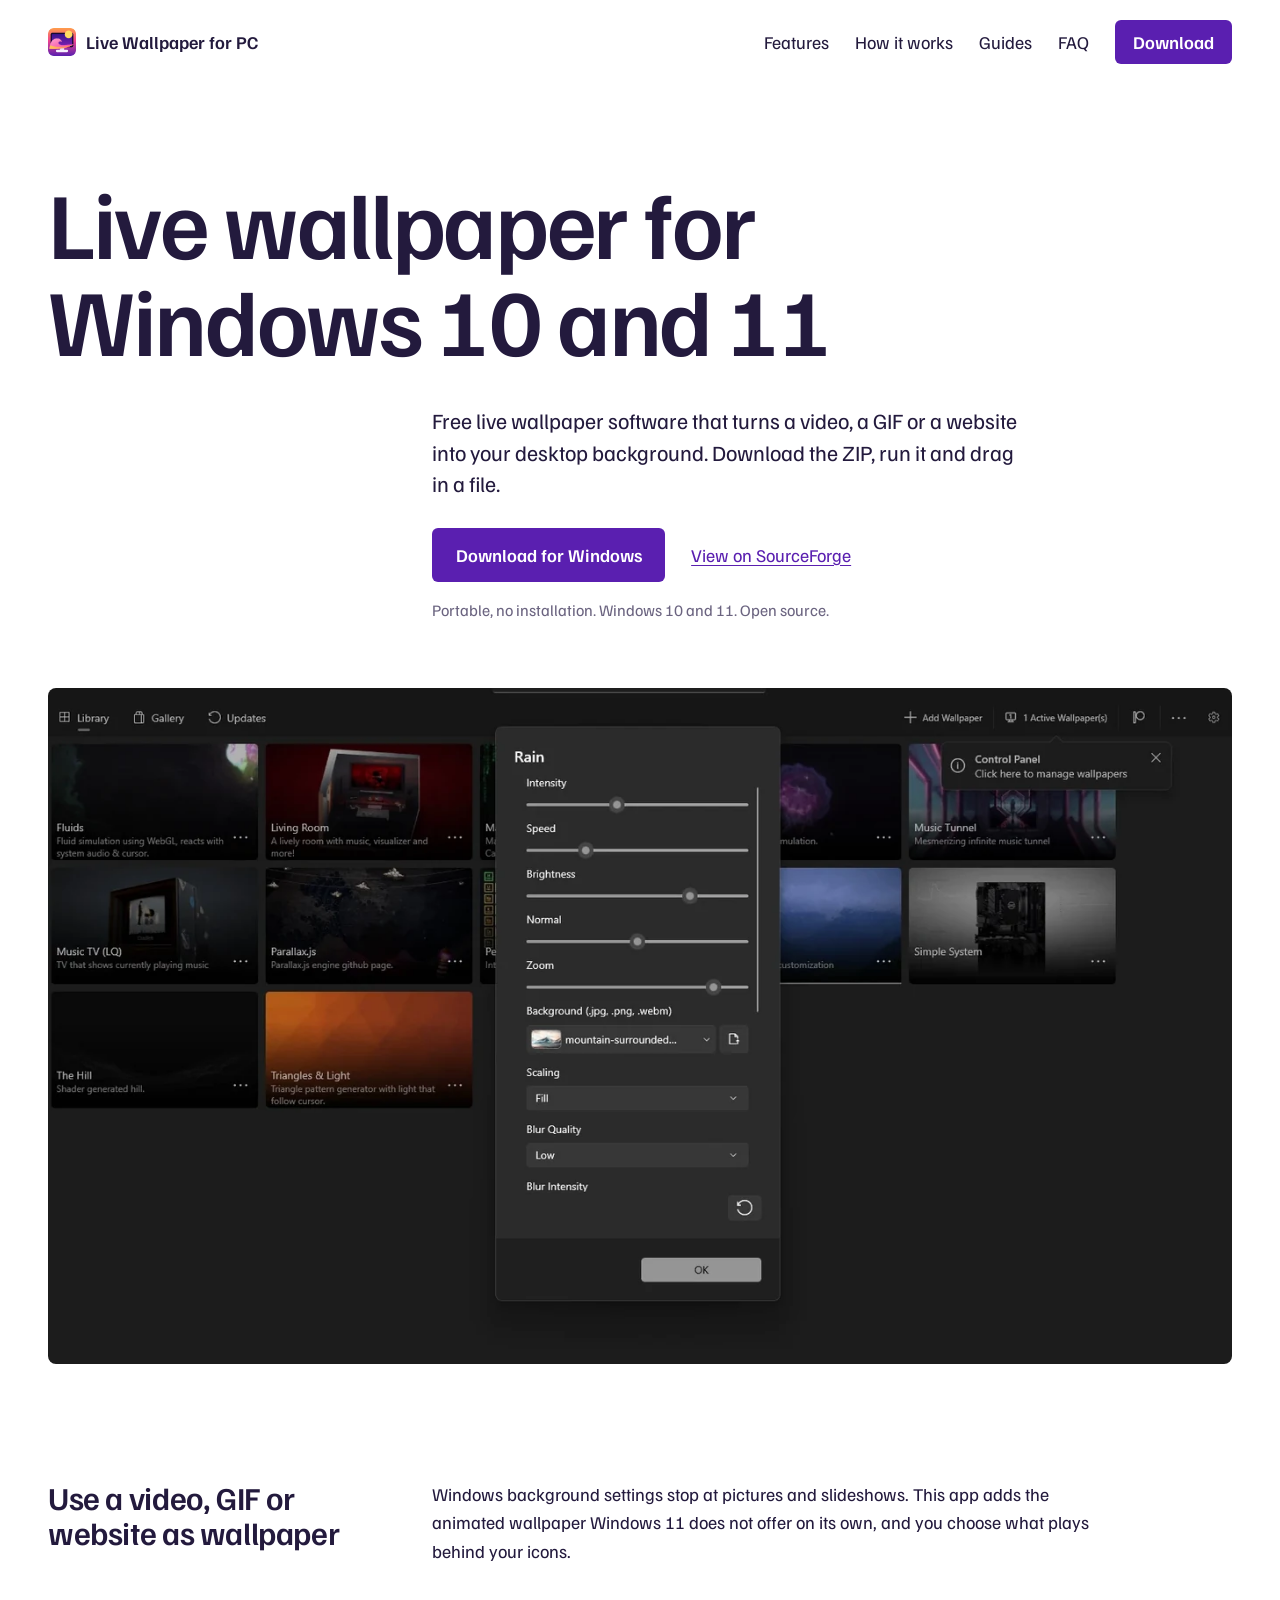
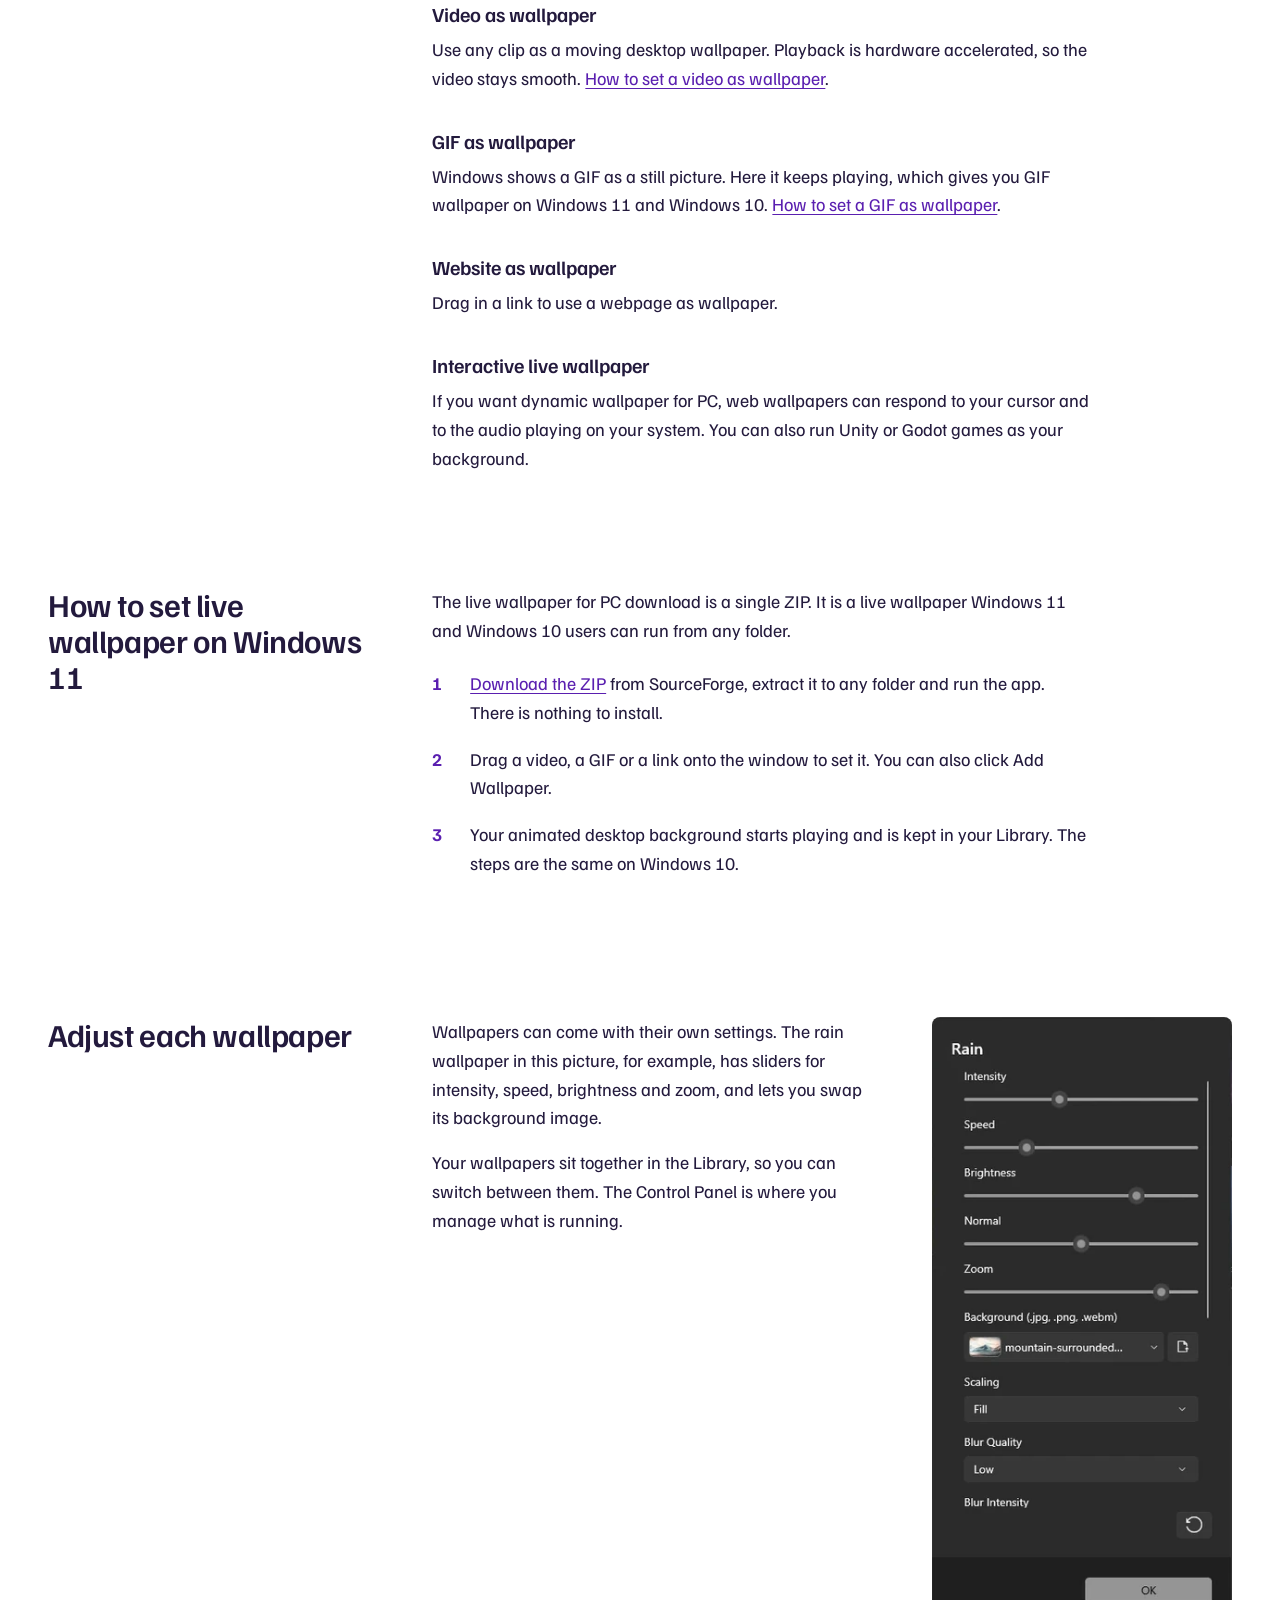
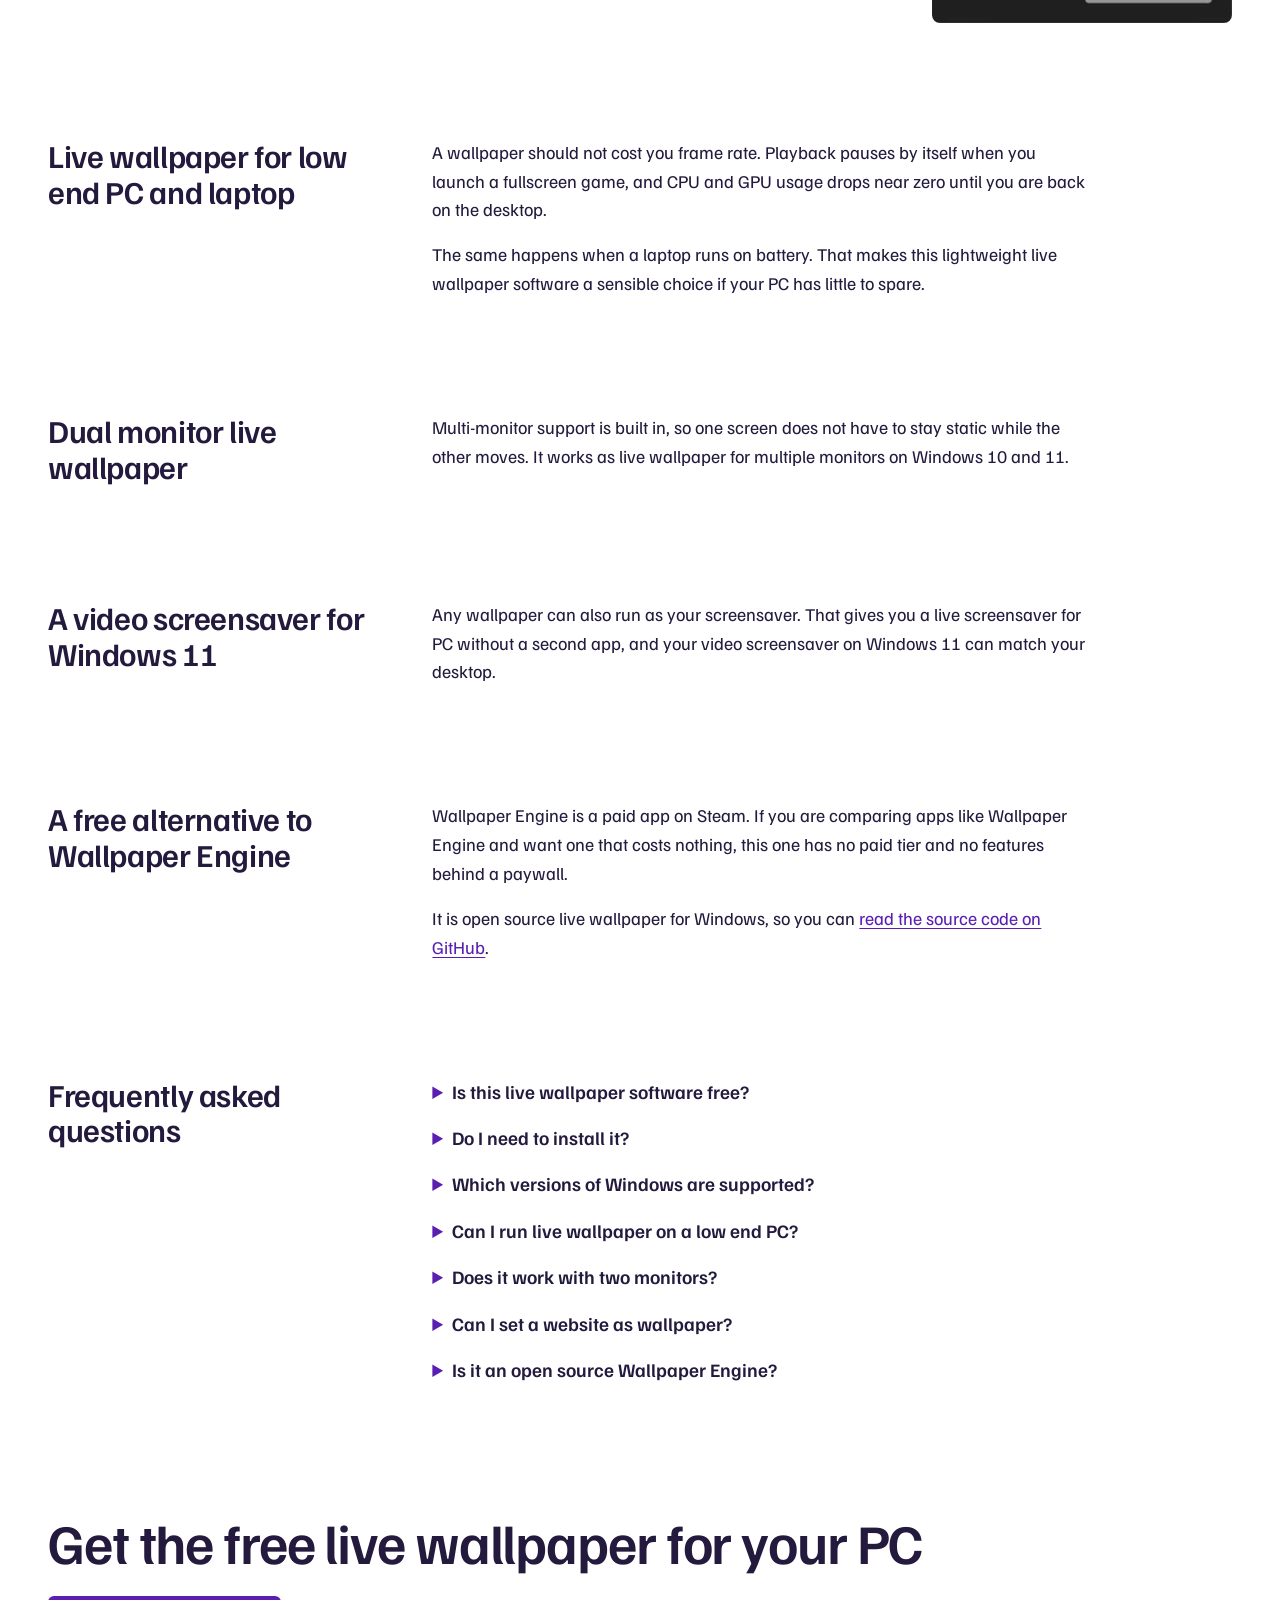
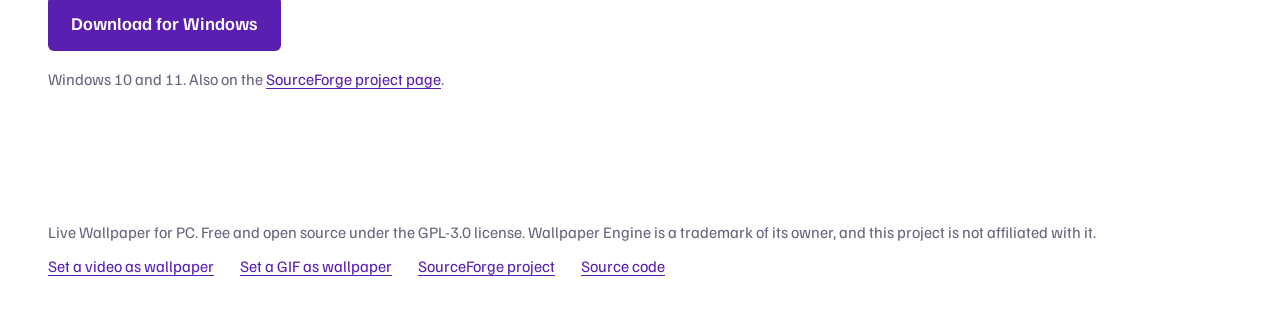
<file: docs/index.html>
<!doctype html>
<html lang="en">
<head>
<meta charset="utf-8">
<meta name="viewport" content="width=device-width, initial-scale=1">
<title>Live Wallpaper for Windows 10 and 11: Free Download for PC</title>
<meta name="description" content="Free live wallpaper software for Windows 10 and 11. Set a video, GIF or website as wallpaper, with dual monitor support. Portable and open source.">
<meta name="robots" content="index, follow">
<link rel="canonical" href="https://viceroyprogress.github.io/live-wallpaper-for-pc/">
<link rel="icon" type="image/png" sizes="32x32" href="assets/favicon-32.png">
<link rel="apple-touch-icon" href="assets/icon-256.png">
<meta property="og:type" content="website">
<meta property="og:site_name" content="Live Wallpaper for PC">
<meta property="og:title" content="Live Wallpaper for Windows 10 and 11: Free Download for PC">
<meta property="og:description" content="Free live wallpaper software for Windows 10 and 11. Set a video, GIF or website as wallpaper, with dual monitor support. Portable and open source.">
<meta property="og:url" content="https://viceroyprogress.github.io/live-wallpaper-for-pc/">
<meta property="og:image" content="https://viceroyprogress.github.io/live-wallpaper-for-pc/assets/og-image.png">
<meta property="og:image:width" content="1200">
<meta property="og:image:height" content="630">
<meta name="twitter:card" content="summary_large_image">
<link rel="preload" href="assets/fonts/familjen-grotesk.woff2" as="font" type="font/woff2" crossorigin>
<link rel="stylesheet" href="assets/style.css">
<script type="application/ld+json">{"@context": "https://schema.org", "@type": "WebSite", "name": "Live Wallpaper for PC", "url": "https://viceroyprogress.github.io/live-wallpaper-for-pc/"}</script>
<script type="application/ld+json">{"@context": "https://schema.org", "@type": "SoftwareApplication", "name": "Live Wallpaper for PC", "url": "https://viceroyprogress.github.io/live-wallpaper-for-pc/", "description": "Free live wallpaper software for Windows 10 and 11. Set a video, GIF or website as wallpaper, with dual monitor support. Portable and open source.", "applicationCategory": "DesktopEnhancementApplication", "operatingSystem": "Windows 10, Windows 11", "isAccessibleForFree": true, "license": "https://www.gnu.org/licenses/gpl-3.0.html", "downloadUrl": "https://sourceforge.net/projects/live-wallpaper/files/latest/download", "image": "https://viceroyprogress.github.io/live-wallpaper-for-pc/assets/icon-512.png", "screenshot": "https://viceroyprogress.github.io/live-wallpaper-for-pc/assets/screenshots/app-main.webp", "offers": {"@type": "Offer", "price": "0", "priceCurrency": "USD"}, "featureList": ["Set a video, GIF or webpage as wallpaper", "Interactive web wallpapers", "Unity and Godot games as a background", "Automatic pause in fullscreen games and on battery", "Multi-monitor support", "Use any wallpaper as a screensaver", "Portable, no installation"]}</script>
<script type="application/ld+json">{"@context": "https://schema.org", "@type": "FAQPage", "mainEntity": [{"@type": "Question", "name": "Is this live wallpaper software free?", "acceptedAnswer": {"@type": "Answer", "text": "Yes. It is free and open source under the GPL-3.0 license, with no features locked behind a paywall."}}, {"@type": "Question", "name": "Do I need to install it?", "acceptedAnswer": {"@type": "Answer", "text": "No. It is a portable app: download the ZIP, extract it and run the program."}}, {"@type": "Question", "name": "Which versions of Windows are supported?", "acceptedAnswer": {"@type": "Answer", "text": "Windows 10 and Windows 11. There is no Mac or Linux version."}}, {"@type": "Question", "name": "Can I run live wallpaper on a low end PC?", "acceptedAnswer": {"@type": "Answer", "text": "Playback pauses by itself during a fullscreen game or on battery, which keeps CPU and GPU usage near zero while you need the power for something else. Hardware-accelerated playback handles the rest of the time."}}, {"@type": "Question", "name": "Does it work with two monitors?", "acceptedAnswer": {"@type": "Answer", "text": "Yes. It has multi-monitor support, so it works as dual monitor live wallpaper."}}, {"@type": "Question", "name": "Can I set a website as wallpaper?", "acceptedAnswer": {"@type": "Answer", "text": "Yes. Drag a link onto the app, and the page becomes your background."}}, {"@type": "Question", "name": "Is it an open source Wallpaper Engine?", "acceptedAnswer": {"@type": "Answer", "text": "It is a separate open source project that covers the same idea: video, animated and interactive wallpaper on your desktop."}}]}</script>
</head>
<body>
<a class="skip" href="#main">Skip to content</a>
<header class="top"><div class="wrap">
<a class="brand" href="./"><img src="assets/icon-48.png" width="28" height="28" alt="">Live Wallpaper for PC</a>
<nav aria-label="Main">
<a href="#features">Features</a>
<a href="#how">How it works</a>
<a href="set-video-as-wallpaper/">Guides</a>
<a href="#faq">FAQ</a>
<a class="btn" href="https://sourceforge.net/projects/live-wallpaper/files/latest/download">Download</a>
</nav>
</div></header>
<main id="main">
<div class="hero">
<div class="wrap">
<h1>Live wallpaper for Windows 10 and 11</h1>
<div class="hero-text"><div>
<p class="lead">Free live wallpaper software that turns a video, a GIF or a website into your desktop background. Download the ZIP, run it and drag in a file.</p>
<p class="actions"><a class="btn" href="https://sourceforge.net/projects/live-wallpaper/files/latest/download">Download for Windows</a><a href="https://sourceforge.net/projects/live-wallpaper/">View on SourceForge</a></p>
<p class="note">Portable, no installation. Windows 10 and 11. Open source.</p>
</div></div>
<img class="shot" src="assets/screenshots/app-main.webp" width="1348" height="770" alt="Library screen of the live wallpaper software with wallpaper previews and the settings panel of a rain wallpaper">
</div>
</div>

<div class="wrap">
<section class="row" id="features">
<h2>Use a video, GIF or website as wallpaper</h2>
<div class="body">
<p>Windows background settings stop at pictures and slideshows. This app adds the animated wallpaper Windows 11 does not offer on its own, and you choose what plays behind your icons.</p>
<h3>Video as wallpaper</h3>
<p>Use any clip as a moving desktop wallpaper. Playback is hardware accelerated, so the video stays smooth. <a href="set-video-as-wallpaper/">How to set a video as wallpaper</a>.</p>
<h3>GIF as wallpaper</h3>
<p>Windows shows a GIF as a still picture. Here it keeps playing, which gives you GIF wallpaper on Windows 11 and Windows 10. <a href="set-gif-as-wallpaper/">How to set a GIF as wallpaper</a>.</p>
<h3>Website as wallpaper</h3>
<p>Drag in a link to use a webpage as wallpaper.</p>
<h3>Interactive live wallpaper</h3>
<p>If you want dynamic wallpaper for PC, web wallpapers can respond to your cursor and to the audio playing on your system. You can also run Unity or Godot games as your background.</p>
</div>
</section>

<section class="row" id="how">
<h2>How to set live wallpaper on Windows 11</h2>
<div class="body">
<p>The live wallpaper for PC download is a single ZIP. It is a live wallpaper Windows 11 and Windows 10 users can run from any folder.</p>
<ol class="steps">
<li><a href="https://sourceforge.net/projects/live-wallpaper/files/latest/download">Download the ZIP</a> from SourceForge, extract it to any folder and run the app. There is nothing to install.</li>
<li>Drag a video, a GIF or a link onto the window to set it. You can also click Add Wallpaper.</li>
<li>Your animated desktop background starts playing and is kept in your Library. The steps are the same on Windows 10.</li>
</ol>
</div>
</section>

<section class="row">
<h2>Adjust each wallpaper</h2>
<div class="with-image">
<div>
<p>Wallpapers can come with their own settings. The rain wallpaper in this picture, for example, has sliders for intensity, speed, brightness and zoom, and lets you swap its background image.</p>
<p>Your wallpapers sit together in the Library, so you can switch between them. The Control Panel is where you manage what is running.</p>
</div>
<img src="assets/screenshots/wallpaper-settings.webp" width="324" height="654" alt="Settings of the rain wallpaper with sliders for intensity, speed, brightness, normal and zoom">
</div>
</section>

<section class="row">
<h2>Live wallpaper for low end PC and laptop</h2>
<div class="body">
<p>A wallpaper should not cost you frame rate. Playback pauses by itself when you launch a fullscreen game, and CPU and GPU usage drops near zero until you are back on the desktop.</p>
<p>The same happens when a laptop runs on battery. That makes this lightweight live wallpaper software a sensible choice if your PC has little to spare.</p>
</div>
</section>

<section class="row">
<h2>Dual monitor live wallpaper</h2>
<div class="body">
<p>Multi-monitor support is built in, so one screen does not have to stay static while the other moves. It works as live wallpaper for multiple monitors on Windows 10 and 11.</p>
</div>
</section>

<section class="row">
<h2>A video screensaver for Windows 11</h2>
<div class="body">
<p>Any wallpaper can also run as your screensaver. That gives you a live screensaver for PC without a second app, and your video screensaver on Windows 11 can match your desktop.</p>
</div>
</section>

<section class="row">
<h2>A free alternative to Wallpaper Engine</h2>
<div class="body">
<p>Wallpaper Engine is a paid app on Steam. If you are comparing apps like Wallpaper Engine and want one that costs nothing, this one has no paid tier and no features behind a paywall.</p>
<p>It is open source live wallpaper for Windows, so you can <a href="https://github.com/ViceroyProgress/live-wallpaper-for-pc">read the source code on GitHub</a>.</p>
</div>
</section>

<section class="row" id="faq">
<h2>Frequently asked questions</h2>
<div class="body">
<details><summary>Is this live wallpaper software free?</summary><p>Yes. It is free and open source under the GPL-3.0 license, with no features locked behind a paywall.</p></details>
<details><summary>Do I need to install it?</summary><p>No. It is a portable app: download the ZIP, extract it and run the program.</p></details>
<details><summary>Which versions of Windows are supported?</summary><p>Windows 10 and Windows 11. There is no Mac or Linux version.</p></details>
<details><summary>Can I run live wallpaper on a low end PC?</summary><p>Playback pauses by itself during a fullscreen game or on battery, which keeps CPU and GPU usage near zero while you need the power for something else. Hardware-accelerated playback handles the rest of the time.</p></details>
<details><summary>Does it work with two monitors?</summary><p>Yes. It has multi-monitor support, so it works as dual monitor live wallpaper.</p></details>
<details><summary>Can I set a website as wallpaper?</summary><p>Yes. Drag a link onto the app, and the page becomes your background.</p></details>
<details><summary>Is it an open source Wallpaper Engine?</summary><p>It is a separate open source project that covers the same idea: video, animated and interactive wallpaper on your desktop.</p></details>
</div>
</section>

<div class="cta">
<h2>Get the free live wallpaper for your PC</h2>
<a class="btn" href="https://sourceforge.net/projects/live-wallpaper/files/latest/download">Download for Windows</a>
<p class="note">Windows 10 and 11. Also on the <a href="https://sourceforge.net/projects/live-wallpaper/">SourceForge project page</a>.</p>
</div>
</div>
</main>
<footer><div class="wrap">
<span>Live Wallpaper for PC. Free and open source under the GPL-3.0 license. Wallpaper Engine is a trademark of its owner, and this project is not affiliated with it.</span>
<a href="set-video-as-wallpaper/">Set a video as wallpaper</a>
<a href="set-gif-as-wallpaper/">Set a GIF as wallpaper</a>
<a href="https://sourceforge.net/projects/live-wallpaper/">SourceForge project</a>
<a href="https://github.com/ViceroyProgress/live-wallpaper-for-pc">Source code</a>
</div></footer>
</body>
</html>
</file>
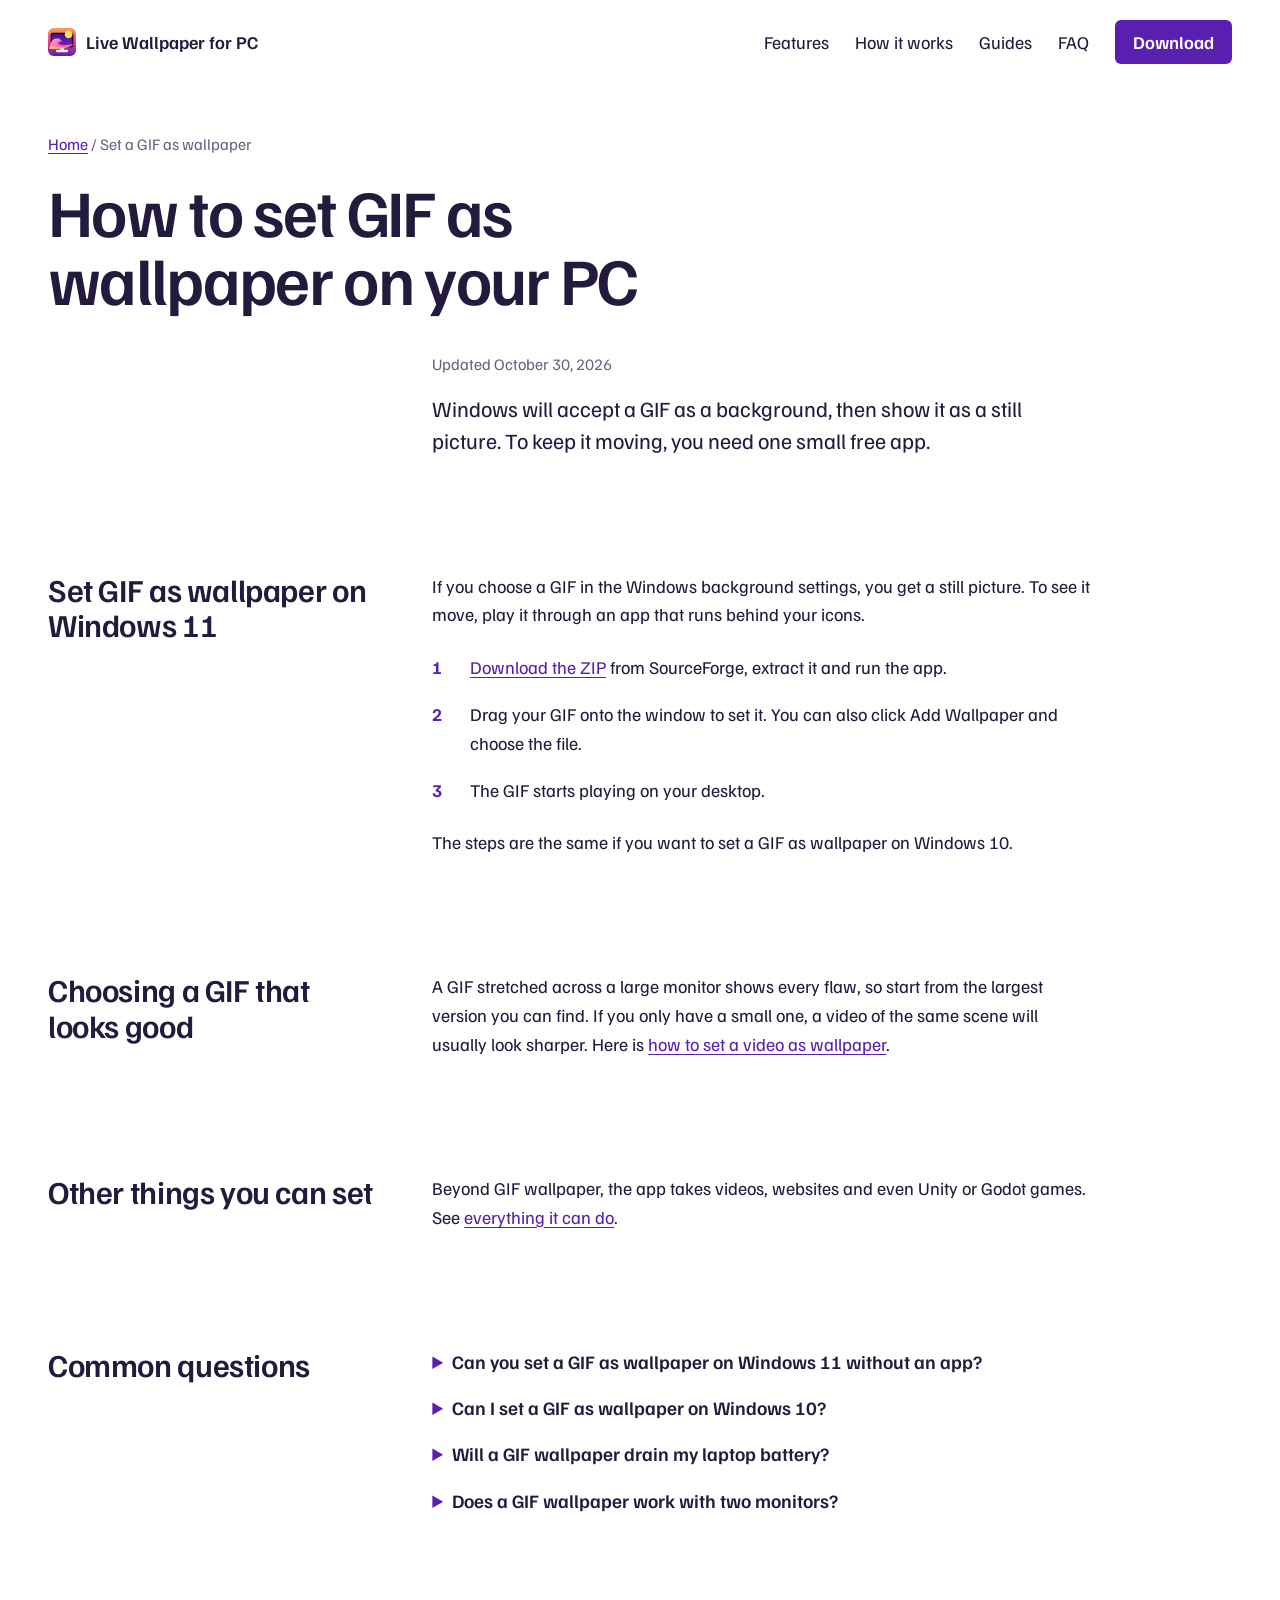
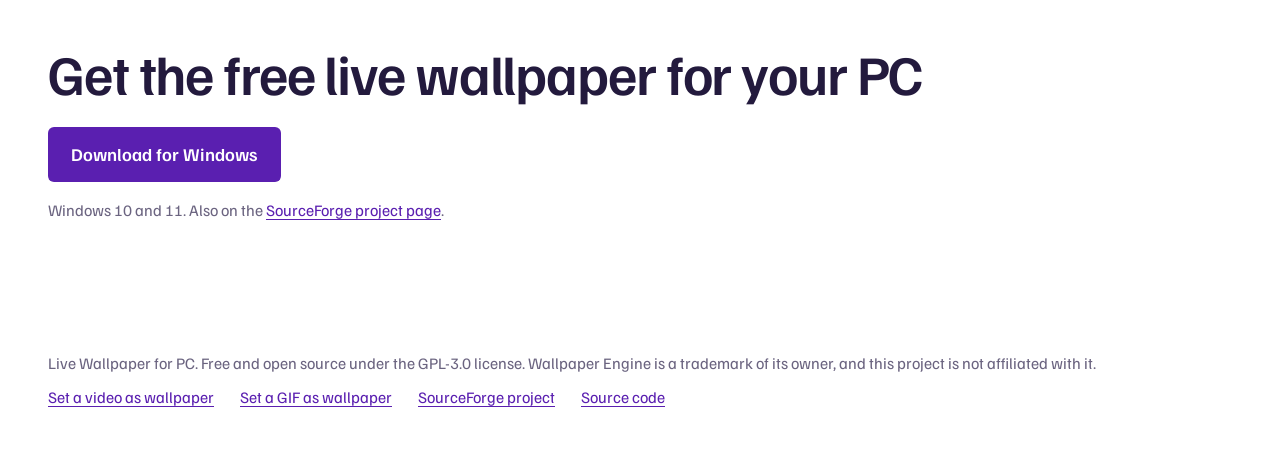
<file: docs/set-gif-as-wallpaper/index.html>
<!doctype html>
<html lang="en">
<head>
<meta charset="utf-8">
<meta name="viewport" content="width=device-width, initial-scale=1">
<title>How to Set GIF as Wallpaper on Windows 11 and 10</title>
<meta name="description" content="Windows shows a GIF wallpaper as a still picture. Here is how to set GIF as wallpaper on a Windows 11 or Windows 10 PC and keep it moving, with a free app.">
<meta name="robots" content="index, follow">
<link rel="canonical" href="https://viceroyprogress.github.io/live-wallpaper-for-pc/set-gif-as-wallpaper/">
<link rel="icon" type="image/png" sizes="32x32" href="../assets/favicon-32.png">
<link rel="apple-touch-icon" href="../assets/icon-256.png">
<meta property="og:type" content="website">
<meta property="og:site_name" content="Live Wallpaper for PC">
<meta property="og:title" content="How to Set GIF as Wallpaper on Windows 11 and 10">
<meta property="og:description" content="Windows shows a GIF wallpaper as a still picture. Here is how to set GIF as wallpaper on a Windows 11 or Windows 10 PC and keep it moving, with a free app.">
<meta property="og:url" content="https://viceroyprogress.github.io/live-wallpaper-for-pc/set-gif-as-wallpaper/">
<meta property="og:image" content="https://viceroyprogress.github.io/live-wallpaper-for-pc/assets/og-image.png">
<meta property="og:image:width" content="1200">
<meta property="og:image:height" content="630">
<meta name="twitter:card" content="summary_large_image">
<link rel="preload" href="../assets/fonts/familjen-grotesk.woff2" as="font" type="font/woff2" crossorigin>
<link rel="stylesheet" href="../assets/style.css">
<script type="application/ld+json">{"@context": "https://schema.org", "@type": "Article", "headline": "How to Set GIF as Wallpaper on Windows 11 and 10", "description": "Windows shows a GIF wallpaper as a still picture. Here is how to set GIF as wallpaper on a Windows 11 or Windows 10 PC and keep it moving, with a free app.", "url": "https://viceroyprogress.github.io/live-wallpaper-for-pc/set-gif-as-wallpaper/", "datePublished": "2026-10-30", "dateModified": "2026-10-30", "image": "https://viceroyprogress.github.io/live-wallpaper-for-pc/assets/og-image.png", "author": {"@type": "Organization", "name": "Live Wallpaper for PC", "url": "https://viceroyprogress.github.io/live-wallpaper-for-pc/"}, "publisher": {"@type": "Organization", "name": "Live Wallpaper for PC", "logo": {"@type": "ImageObject", "url": "https://viceroyprogress.github.io/live-wallpaper-for-pc/assets/icon-512.png"}}}</script>
<script type="application/ld+json">{"@context": "https://schema.org", "@type": "HowTo", "name": "Set a GIF as wallpaper on Windows", "url": "https://viceroyprogress.github.io/live-wallpaper-for-pc/set-gif-as-wallpaper/", "step": [{"@type": "HowToStep", "position": 1, "text": "Download the ZIP from SourceForge, extract it and run the app."}, {"@type": "HowToStep", "position": 2, "text": "Drag your GIF onto the window to set it. You can also click Add Wallpaper and choose the file."}, {"@type": "HowToStep", "position": 3, "text": "The GIF starts playing on your desktop."}]}</script>
<script type="application/ld+json">{"@context": "https://schema.org", "@type": "BreadcrumbList", "itemListElement": [{"@type": "ListItem", "position": 1, "name": "Home", "item": "https://viceroyprogress.github.io/live-wallpaper-for-pc/"}, {"@type": "ListItem", "position": 2, "name": "Set a GIF as wallpaper", "item": "https://viceroyprogress.github.io/live-wallpaper-for-pc/set-gif-as-wallpaper/"}]}</script>
<script type="application/ld+json">{"@context": "https://schema.org", "@type": "FAQPage", "mainEntity": [{"@type": "Question", "name": "Can you set a GIF as wallpaper on Windows 11 without an app?", "acceptedAnswer": {"@type": "Answer", "text": "You can pick a GIF in the background settings, but Windows shows it as a still picture. To keep it moving, you need an app that plays it."}}, {"@type": "Question", "name": "Can I set a GIF as wallpaper on Windows 10?", "acceptedAnswer": {"@type": "Answer", "text": "Yes. The steps are the same on Windows 10 and Windows 11."}}, {"@type": "Question", "name": "Will a GIF wallpaper drain my laptop battery?", "acceptedAnswer": {"@type": "Answer", "text": "Playback pauses by itself when the laptop runs on battery, keeping CPU and GPU usage near zero."}}, {"@type": "Question", "name": "Does a GIF wallpaper work with two monitors?", "acceptedAnswer": {"@type": "Answer", "text": "Yes. The app has multi-monitor support."}}]}</script>
</head>
<body>
<a class="skip" href="#main">Skip to content</a>
<header class="top"><div class="wrap">
<a class="brand" href="../"><img src="../assets/icon-48.png" width="28" height="28" alt="">Live Wallpaper for PC</a>
<nav aria-label="Main">
<a href="../#features">Features</a>
<a href="../#how">How it works</a>
<a href="../set-video-as-wallpaper/">Guides</a>
<a href="../#faq">FAQ</a>
<a class="btn" href="https://sourceforge.net/projects/live-wallpaper/files/latest/download">Download</a>
</nav>
</div></header>
<main id="main">
<div class="wrap guide">
<nav class="crumbs" aria-label="Breadcrumb"><a href="../">Home</a> / Set a GIF as wallpaper</nav>
<h1>How to set GIF as wallpaper on your PC</h1>
<div class="hero-text"><div>
<p class="note">Updated October 30, 2026</p>
<p class="lead">Windows will accept a GIF as a background, then show it as a still picture. To keep it moving, you need one small free app.</p>
</div></div>
<section class="row">
<h2>Set GIF as wallpaper on Windows 11</h2>
<div class="body">
<p>If you choose a GIF in the Windows background settings, you get a still picture. To see it move, play it through an app that runs behind your icons.</p>
<ol class="steps"><li><a href="https://sourceforge.net/projects/live-wallpaper/files/latest/download">Download the ZIP</a> from SourceForge, extract it and run the app.</li><li>Drag your GIF onto the window to set it. You can also click Add Wallpaper and choose the file.</li><li>The GIF starts playing on your desktop.</li></ol>
<p>The steps are the same if you want to set a GIF as wallpaper on Windows 10.</p>
</div>
</section>
<section class="row">
<h2>Choosing a GIF that looks good</h2>
<div class="body">
<p>A GIF stretched across a large monitor shows every flaw, so start from the largest version you can find. If you only have a small one, a video of the same scene will usually look sharper. Here is <a href="../set-video-as-wallpaper/">how to set a video as wallpaper</a>.</p>
</div>
</section>
<section class="row">
<h2>Other things you can set</h2>
<div class="body">
<p>Beyond GIF wallpaper, the app takes videos, websites and even Unity or Godot games. See <a href="../#features">everything it can do</a>.</p>
</div>
</section>
<section class="row">
<h2>Common questions</h2>
<div class="body">
<details><summary>Can you set a GIF as wallpaper on Windows 11 without an app?</summary><p>You can pick a GIF in the background settings, but Windows shows it as a still picture. To keep it moving, you need an app that plays it.</p></details>
<details><summary>Can I set a GIF as wallpaper on Windows 10?</summary><p>Yes. The steps are the same on Windows 10 and Windows 11.</p></details>
<details><summary>Will a GIF wallpaper drain my laptop battery?</summary><p>Playback pauses by itself when the laptop runs on battery, keeping CPU and GPU usage near zero.</p></details>
<details><summary>Does a GIF wallpaper work with two monitors?</summary><p>Yes. The app has multi-monitor support.</p></details>
</div>
</section>
<div class="cta">
<h2>Get the free live wallpaper for your PC</h2>
<a class="btn" href="https://sourceforge.net/projects/live-wallpaper/files/latest/download">Download for Windows</a>
<p class="note">Windows 10 and 11. Also on the <a href="https://sourceforge.net/projects/live-wallpaper/">SourceForge project page</a>.</p>
</div>
</div>
</main>
<footer><div class="wrap">
<span>Live Wallpaper for PC. Free and open source under the GPL-3.0 license. Wallpaper Engine is a trademark of its owner, and this project is not affiliated with it.</span>
<a href="../set-video-as-wallpaper/">Set a video as wallpaper</a>
<a href="../set-gif-as-wallpaper/">Set a GIF as wallpaper</a>
<a href="https://sourceforge.net/projects/live-wallpaper/">SourceForge project</a>
<a href="https://github.com/ViceroyProgress/live-wallpaper-for-pc">Source code</a>
</div></footer>
</body>
</html>
</file>
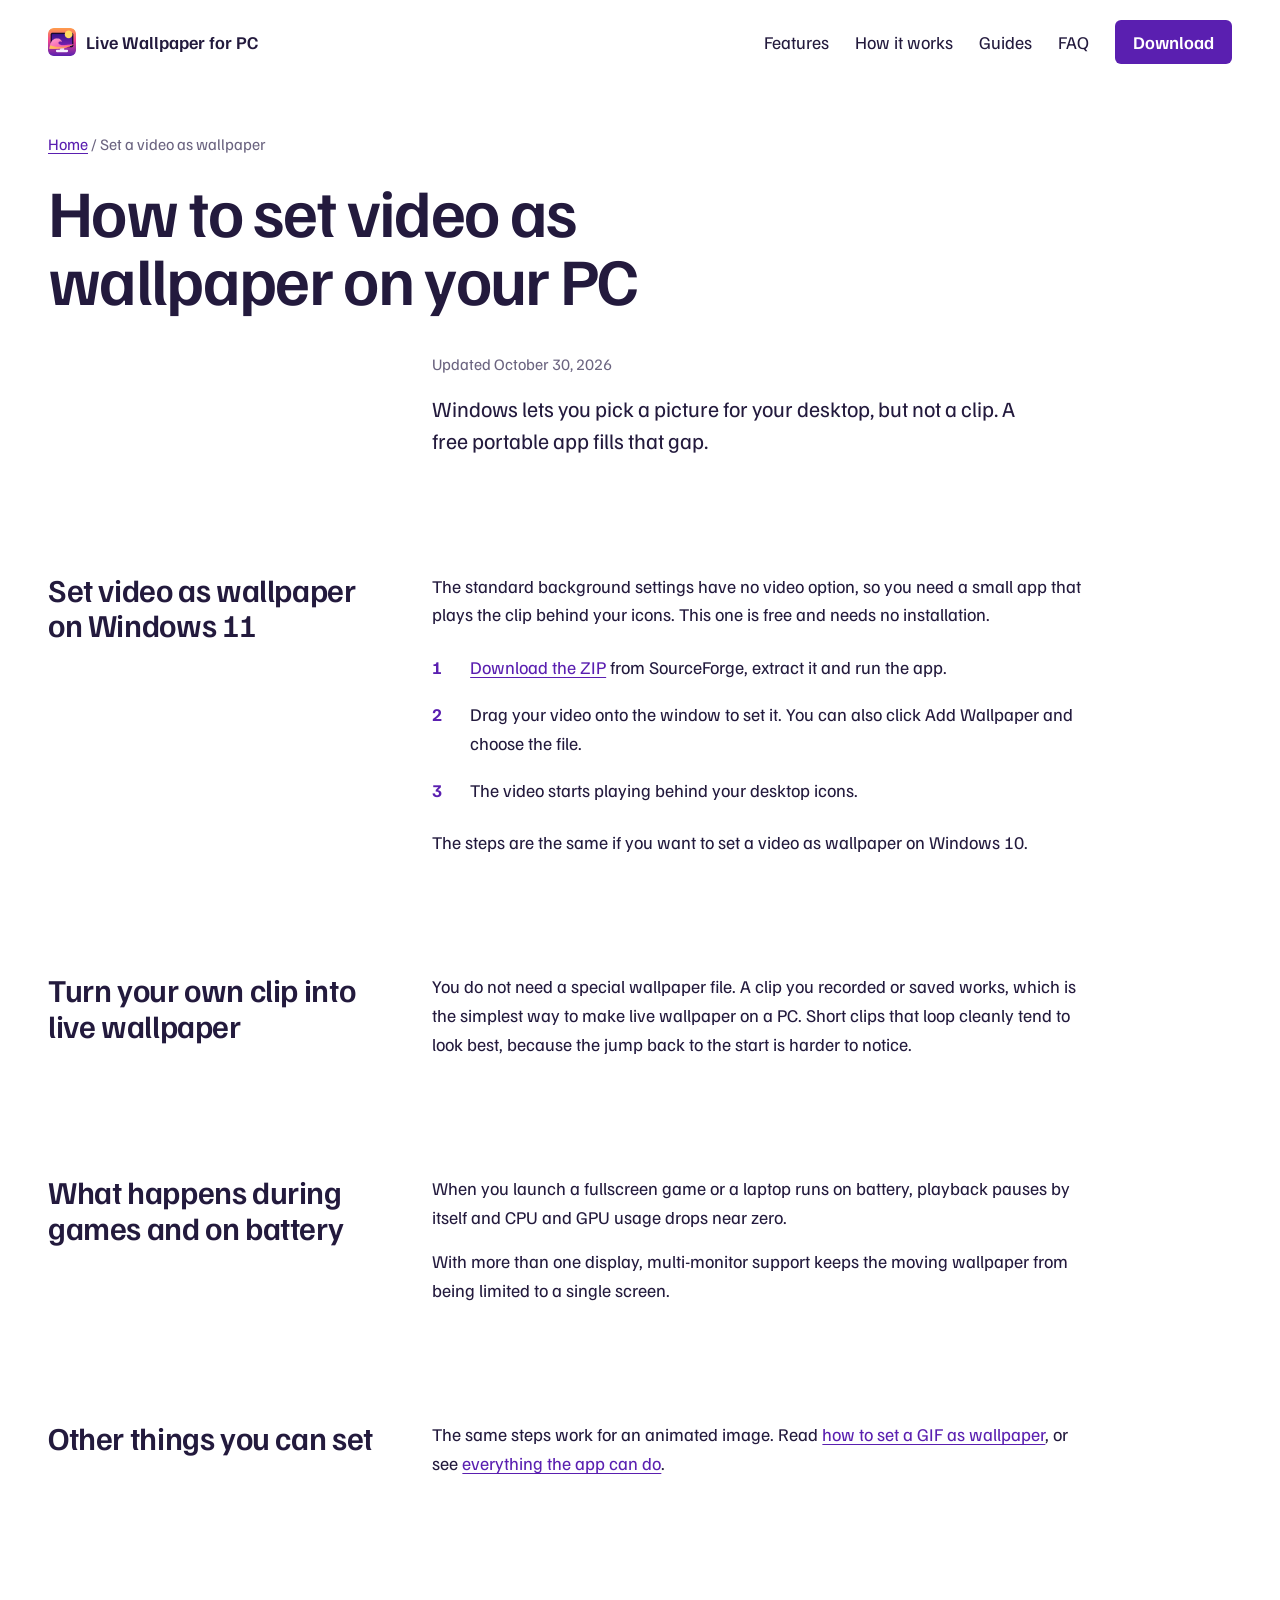
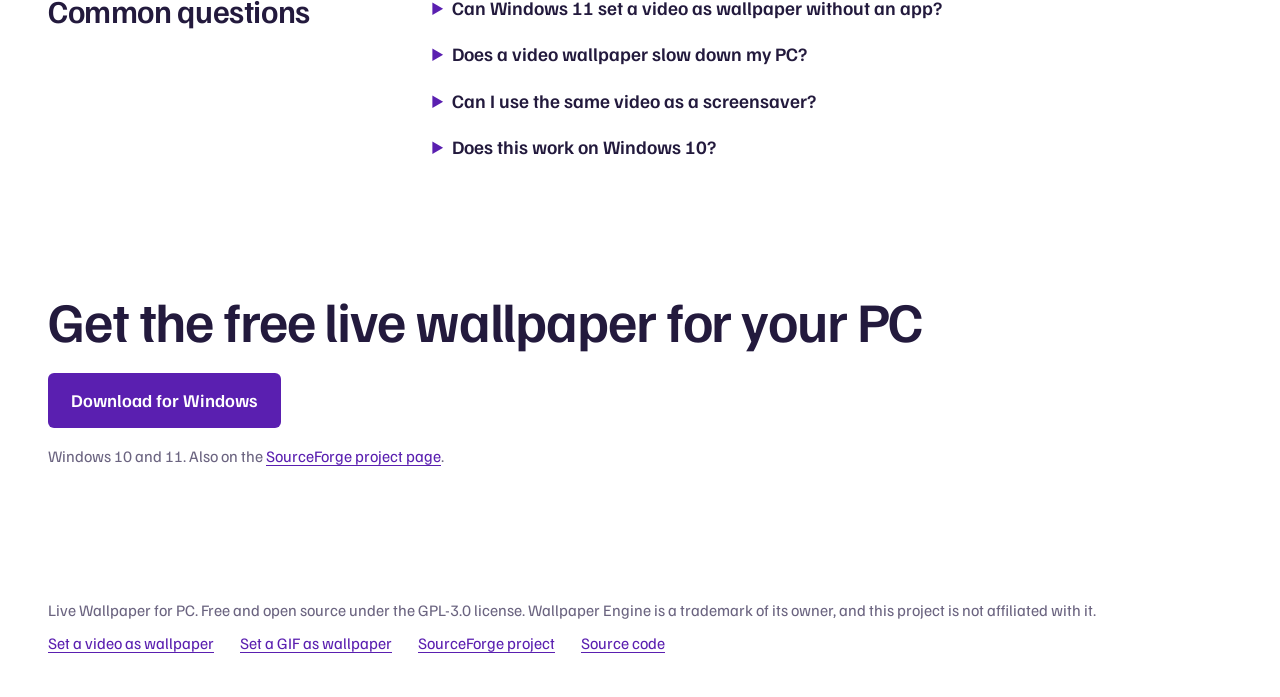
<file: docs/set-video-as-wallpaper/index.html>
<!doctype html>
<html lang="en">
<head>
<meta charset="utf-8">
<meta name="viewport" content="width=device-width, initial-scale=1">
<title>How to Set Video as Wallpaper on Windows 11 and 10</title>
<meta name="description" content="Windows has no video option in its background settings. Here is how to set video as wallpaper on a Windows 11 or Windows 10 PC with a free app.">
<meta name="robots" content="index, follow">
<link rel="canonical" href="https://viceroyprogress.github.io/live-wallpaper-for-pc/set-video-as-wallpaper/">
<link rel="icon" type="image/png" sizes="32x32" href="../assets/favicon-32.png">
<link rel="apple-touch-icon" href="../assets/icon-256.png">
<meta property="og:type" content="website">
<meta property="og:site_name" content="Live Wallpaper for PC">
<meta property="og:title" content="How to Set Video as Wallpaper on Windows 11 and 10">
<meta property="og:description" content="Windows has no video option in its background settings. Here is how to set video as wallpaper on a Windows 11 or Windows 10 PC with a free app.">
<meta property="og:url" content="https://viceroyprogress.github.io/live-wallpaper-for-pc/set-video-as-wallpaper/">
<meta property="og:image" content="https://viceroyprogress.github.io/live-wallpaper-for-pc/assets/og-image.png">
<meta property="og:image:width" content="1200">
<meta property="og:image:height" content="630">
<meta name="twitter:card" content="summary_large_image">
<link rel="preload" href="../assets/fonts/familjen-grotesk.woff2" as="font" type="font/woff2" crossorigin>
<link rel="stylesheet" href="../assets/style.css">
<script type="application/ld+json">{"@context": "https://schema.org", "@type": "Article", "headline": "How to Set Video as Wallpaper on Windows 11 and 10", "description": "Windows has no video option in its background settings. Here is how to set video as wallpaper on a Windows 11 or Windows 10 PC with a free app.", "url": "https://viceroyprogress.github.io/live-wallpaper-for-pc/set-video-as-wallpaper/", "datePublished": "2026-10-30", "dateModified": "2026-10-30", "image": "https://viceroyprogress.github.io/live-wallpaper-for-pc/assets/og-image.png", "author": {"@type": "Organization", "name": "Live Wallpaper for PC", "url": "https://viceroyprogress.github.io/live-wallpaper-for-pc/"}, "publisher": {"@type": "Organization", "name": "Live Wallpaper for PC", "logo": {"@type": "ImageObject", "url": "https://viceroyprogress.github.io/live-wallpaper-for-pc/assets/icon-512.png"}}}</script>
<script type="application/ld+json">{"@context": "https://schema.org", "@type": "HowTo", "name": "Set a video as wallpaper on Windows", "url": "https://viceroyprogress.github.io/live-wallpaper-for-pc/set-video-as-wallpaper/", "step": [{"@type": "HowToStep", "position": 1, "text": "Download the ZIP from SourceForge, extract it and run the app."}, {"@type": "HowToStep", "position": 2, "text": "Drag your video onto the window to set it. You can also click Add Wallpaper and choose the file."}, {"@type": "HowToStep", "position": 3, "text": "The video starts playing behind your desktop icons."}]}</script>
<script type="application/ld+json">{"@context": "https://schema.org", "@type": "BreadcrumbList", "itemListElement": [{"@type": "ListItem", "position": 1, "name": "Home", "item": "https://viceroyprogress.github.io/live-wallpaper-for-pc/"}, {"@type": "ListItem", "position": 2, "name": "Set a video as wallpaper", "item": "https://viceroyprogress.github.io/live-wallpaper-for-pc/set-video-as-wallpaper/"}]}</script>
<script type="application/ld+json">{"@context": "https://schema.org", "@type": "FAQPage", "mainEntity": [{"@type": "Question", "name": "Can Windows 11 set a video as wallpaper without an app?", "acceptedAnswer": {"@type": "Answer", "text": "The standard background settings offer a picture, a solid color, a slideshow or Spotlight, with no video option. A separate app is the usual way to do it."}}, {"@type": "Question", "name": "Does a video wallpaper slow down my PC?", "acceptedAnswer": {"@type": "Answer", "text": "Playback is hardware accelerated and pauses during fullscreen games and on battery, keeping CPU and GPU usage near zero while paused."}}, {"@type": "Question", "name": "Can I use the same video as a screensaver?", "acceptedAnswer": {"@type": "Answer", "text": "Yes. Any wallpaper can also run as your screensaver."}}, {"@type": "Question", "name": "Does this work on Windows 10?", "acceptedAnswer": {"@type": "Answer", "text": "Yes. The steps are the same on Windows 10 and Windows 11."}}]}</script>
</head>
<body>
<a class="skip" href="#main">Skip to content</a>
<header class="top"><div class="wrap">
<a class="brand" href="../"><img src="../assets/icon-48.png" width="28" height="28" alt="">Live Wallpaper for PC</a>
<nav aria-label="Main">
<a href="../#features">Features</a>
<a href="../#how">How it works</a>
<a href="../set-video-as-wallpaper/">Guides</a>
<a href="../#faq">FAQ</a>
<a class="btn" href="https://sourceforge.net/projects/live-wallpaper/files/latest/download">Download</a>
</nav>
</div></header>
<main id="main">
<div class="wrap guide">
<nav class="crumbs" aria-label="Breadcrumb"><a href="../">Home</a> / Set a video as wallpaper</nav>
<h1>How to set video as wallpaper on your PC</h1>
<div class="hero-text"><div>
<p class="note">Updated October 30, 2026</p>
<p class="lead">Windows lets you pick a picture for your desktop, but not a clip. A free portable app fills that gap.</p>
</div></div>
<section class="row">
<h2>Set video as wallpaper on Windows 11</h2>
<div class="body">
<p>The standard background settings have no video option, so you need a small app that plays the clip behind your icons. This one is free and needs no installation.</p>
<ol class="steps"><li><a href="https://sourceforge.net/projects/live-wallpaper/files/latest/download">Download the ZIP</a> from SourceForge, extract it and run the app.</li><li>Drag your video onto the window to set it. You can also click Add Wallpaper and choose the file.</li><li>The video starts playing behind your desktop icons.</li></ol>
<p>The steps are the same if you want to set a video as wallpaper on Windows 10.</p>
</div>
</section>
<section class="row">
<h2>Turn your own clip into live wallpaper</h2>
<div class="body">
<p>You do not need a special wallpaper file. A clip you recorded or saved works, which is the simplest way to make live wallpaper on a PC. Short clips that loop cleanly tend to look best, because the jump back to the start is harder to notice.</p>
</div>
</section>
<section class="row">
<h2>What happens during games and on battery</h2>
<div class="body">
<p>When you launch a fullscreen game or a laptop runs on battery, playback pauses by itself and CPU and GPU usage drops near zero.</p>
<p>With more than one display, multi-monitor support keeps the moving wallpaper from being limited to a single screen.</p>
</div>
</section>
<section class="row">
<h2>Other things you can set</h2>
<div class="body">
<p>The same steps work for an animated image. Read <a href="../set-gif-as-wallpaper/">how to set a GIF as wallpaper</a>, or see <a href="../#features">everything the app can do</a>.</p>
</div>
</section>
<section class="row">
<h2>Common questions</h2>
<div class="body">
<details><summary>Can Windows 11 set a video as wallpaper without an app?</summary><p>The standard background settings offer a picture, a solid color, a slideshow or Spotlight, with no video option. A separate app is the usual way to do it.</p></details>
<details><summary>Does a video wallpaper slow down my PC?</summary><p>Playback is hardware accelerated and pauses during fullscreen games and on battery, keeping CPU and GPU usage near zero while paused.</p></details>
<details><summary>Can I use the same video as a screensaver?</summary><p>Yes. Any wallpaper can also run as your screensaver.</p></details>
<details><summary>Does this work on Windows 10?</summary><p>Yes. The steps are the same on Windows 10 and Windows 11.</p></details>
</div>
</section>
<div class="cta">
<h2>Get the free live wallpaper for your PC</h2>
<a class="btn" href="https://sourceforge.net/projects/live-wallpaper/files/latest/download">Download for Windows</a>
<p class="note">Windows 10 and 11. Also on the <a href="https://sourceforge.net/projects/live-wallpaper/">SourceForge project page</a>.</p>
</div>
</div>
</main>
<footer><div class="wrap">
<span>Live Wallpaper for PC. Free and open source under the GPL-3.0 license. Wallpaper Engine is a trademark of its owner, and this project is not affiliated with it.</span>
<a href="../set-video-as-wallpaper/">Set a video as wallpaper</a>
<a href="../set-gif-as-wallpaper/">Set a GIF as wallpaper</a>
<a href="https://sourceforge.net/projects/live-wallpaper/">SourceForge project</a>
<a href="https://github.com/ViceroyProgress/live-wallpaper-for-pc">Source code</a>
</div></footer>
</body>
</html>
</file>
<file: docs/assets/style.css>
@font-face {
  font-family: "Familjen Grotesk";
  src: url("fonts/familjen-grotesk.woff2") format("woff2");
  font-weight: 400 700;
  font-display: swap;
}

:root {
  --ink: #231a3d;
  --muted: #6b6480;
  --accent: #5a1fb0;
  --accent-dark: #3f1590;
  --pad: clamp(20px, 4vw, 48px);
  --gap: clamp(32px, 4vw, 64px);
}

* { box-sizing: border-box; }

html { scroll-behavior: smooth; scroll-padding-top: 24px; }

body {
  margin: 0;
  background: #fff;
  color: var(--ink);
  font: 400 1.125rem/1.6 "Familjen Grotesk", "Segoe UI", system-ui, sans-serif;
  overflow-x: clip;
}

img { display: block; max-width: 100%; height: auto; }

a { color: var(--accent); text-underline-offset: .18em; }
a:hover { color: var(--accent-dark); }

:focus-visible { outline: 3px solid var(--accent); outline-offset: 3px; }

.skip {
  position: absolute;
  left: -999px;
  background: #fff;
  padding: 8px 12px;
}
.skip:focus { left: 12px; top: 12px; z-index: 2; }

.wrap { width: min(1240px, 100% - 2 * var(--pad)); margin-inline: auto; }

h1, h2, h3 { font-weight: 600; line-height: 1.12; margin: 0; }
h1 { font-size: clamp(2.75rem, 7.4vw, 6rem); letter-spacing: -.025em; line-height: 1.02; max-width: 15ch; }
h2 { font-size: clamp(1.625rem, 2.5vw, 2.125rem); letter-spacing: -.012em; }
h3 { font-size: 1.25rem; line-height: 1.25; }

p { margin: 0; }

/* Header */
.top .wrap {
  display: flex;
  flex-wrap: wrap;
  align-items: center;
  justify-content: space-between;
  gap: 12px 32px;
  padding-block: 20px;
}
.brand {
  display: inline-flex;
  align-items: center;
  gap: 10px;
  color: var(--ink);
  font-weight: 600;
  text-decoration: none;
}
.top nav { display: flex; flex-wrap: wrap; align-items: center; gap: 8px 26px; }
.top nav a:not(.btn) { color: var(--ink); text-decoration: none; }
.top nav a:not(.btn):hover { color: var(--accent); text-decoration: underline; }

.btn {
  display: inline-block;
  background: var(--accent);
  color: #fff;
  font-weight: 600;
  text-decoration: none;
  padding: .72em 1.3em;
  border-radius: 6px;
}
.btn:hover { background: var(--accent-dark); color: #fff; }
.top .btn { padding: .42em 1em; }

/* Hero */
.hero { padding-top: clamp(40px, 7vw, 96px); }
.hero-text {
  display: grid;
  grid-template-columns: minmax(0, 1fr) minmax(0, 2.4fr);
  column-gap: var(--gap);
  margin-top: clamp(24px, 3vw, 40px);
}
.hero-text > div { grid-column: 2; max-width: 60ch; }
.lead { font-size: clamp(1.25rem, 1.7vw, 1.4375rem); line-height: 1.45; }
.actions {
  display: flex;
  flex-wrap: wrap;
  align-items: center;
  gap: 12px 26px;
  margin-top: 28px;
}
.note { color: var(--muted); font-size: 1rem; margin-top: 16px; }
.shot {
  width: 100%;
  margin-top: clamp(40px, 5vw, 64px);
  border-radius: 8px;
}

/* Sections: heading in the margin, content on the axis */
.row {
  display: grid;
  grid-template-columns: minmax(0, 1fr) minmax(0, 2.4fr);
  column-gap: var(--gap);
  margin-top: clamp(64px, 9vw, 128px);
}
.body { max-width: 66ch; }
.body > * + * { margin-top: 16px; }
.body h3 { margin-top: 36px; }
.body h3:first-child { margin-top: 0; }
.body h3 + p { margin-top: 8px; }

.with-image {
  display: grid;
  grid-template-columns: minmax(0, 1fr) minmax(0, 300px);
  gap: var(--gap);
  align-items: start;
}
.with-image > div > * + * { margin-top: 16px; }
.with-image img { border-radius: 8px; }

.steps { margin: 0; padding: 0; list-style: none; counter-reset: step; }
.body > .steps { margin-block: 24px; }
.steps li { counter-increment: step; position: relative; padding-left: 2.1em; }
.steps li + li { margin-top: 18px; }
.steps li::before {
  content: counter(step);
  position: absolute;
  left: 0;
  color: var(--accent);
  font-weight: 700;
}

details + details { margin-top: 18px; }
summary { cursor: pointer; font-weight: 600; font-size: 1.1875rem; }
summary::marker { color: var(--accent); }
details p { margin-top: 8px; }

.cta { margin-block: clamp(72px, 10vw, 136px); }
.cta h2 { font-size: clamp(2rem, 4.4vw, 3.5rem); letter-spacing: -.02em; line-height: 1.05; }
.cta .btn { margin-top: 24px; }

/* Guides */
.crumbs { color: var(--muted); font-size: 1rem; margin-top: clamp(24px, 4vw, 48px); }
.guide h1 { font-size: clamp(2.375rem, 5.2vw, 4.25rem); max-width: 18ch; margin-top: 20px; }
.guide .hero-text .note { margin-top: 0; margin-bottom: 16px; }
table { width: 100%; border-collapse: collapse; }
th, td { text-align: left; vertical-align: top; padding: 10px 24px 10px 0; border-bottom: 1px solid #e6e2ee; }
th { font-weight: 600; }

/* Footer */
footer { color: var(--muted); font-size: 1rem; padding-bottom: 40px; }
footer .wrap { display: flex; flex-wrap: wrap; gap: 8px 26px; }
footer span { flex-basis: 100%; }

@media (max-width: 820px) {
  .hero-text, .row { display: block; }
  .row > h2 { margin-bottom: 20px; }
  .hero-text > div { max-width: none; }
  .with-image { display: block; }
  .with-image img { margin-top: 24px; max-width: 300px; }
  table { font-size: 1rem; }
}

@media (prefers-reduced-motion: reduce) {
  html { scroll-behavior: auto; }
}
</file>
